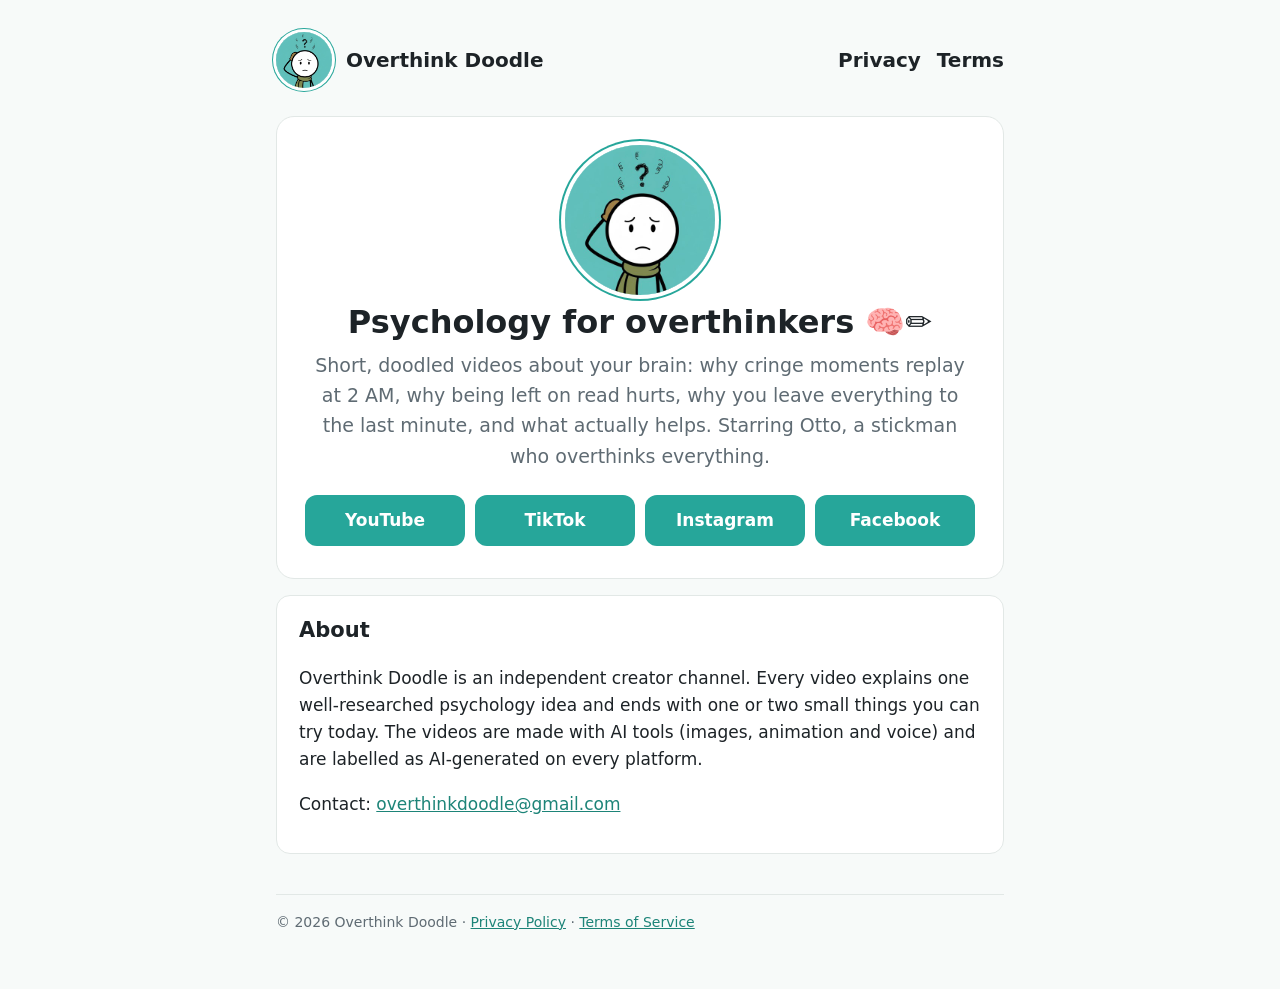
<file: index.html>
<!doctype html>
<html lang="en">
<head>
<meta charset="utf-8">
<meta name="viewport" content="width=device-width,initial-scale=1">
<title>Overthink Doodle</title>
<meta name="description" content="Overthink Doodle: 60-second doodled psychology explainers for overthinkers, starring Otto the stickman.">
<link rel="icon" href="favicon.png">
<link rel="stylesheet" href="style.css">
</head>
<body>
<main>
<header class="site"><img src="logo.jpg" alt=""><a href="./">Overthink Doodle</a>
<nav><a href="privacy.html">Privacy</a><a href="terms.html">Terms</a></nav></header>

<section class="hero">
<img src="logo.jpg" alt="Otto, the Overthink Doodle stickman">
<h1>Psychology for overthinkers 🧠✏️</h1>
<p class="lead">Short, doodled videos about your brain: why cringe moments replay at 2 AM, why being left on read hurts,
why you leave everything to the last minute, and what actually helps. Starring Otto, a stickman who overthinks everything.</p>
<div class="links">
<a href="https://www.youtube.com/@overthinkdoodle">YouTube</a>
<a href="https://www.tiktok.com/@overthinkdoodle">TikTok</a>
<a href="https://www.instagram.com/overthinkdoodle/">Instagram</a>
<a href="https://www.facebook.com/profile.php?id=61596578172642">Facebook</a>
</div>
</section>

<div class="card">
<h2 style="margin-top:0">About</h2>
<p>Overthink Doodle is an independent creator channel. Every video explains one well-researched psychology idea and ends with
one or two small things you can try today. The videos are made with AI tools (images, animation and voice) and are labelled
as AI-generated on every platform.</p>
<p>Contact: <a href="mailto:overthinkdoodle@gmail.com">overthinkdoodle@gmail.com</a></p>
</div>

<footer>© 2026 Overthink Doodle · <a href="privacy.html">Privacy Policy</a> · <a href="terms.html">Terms of Service</a></footer>
</main>
</body>
</html>
</file>
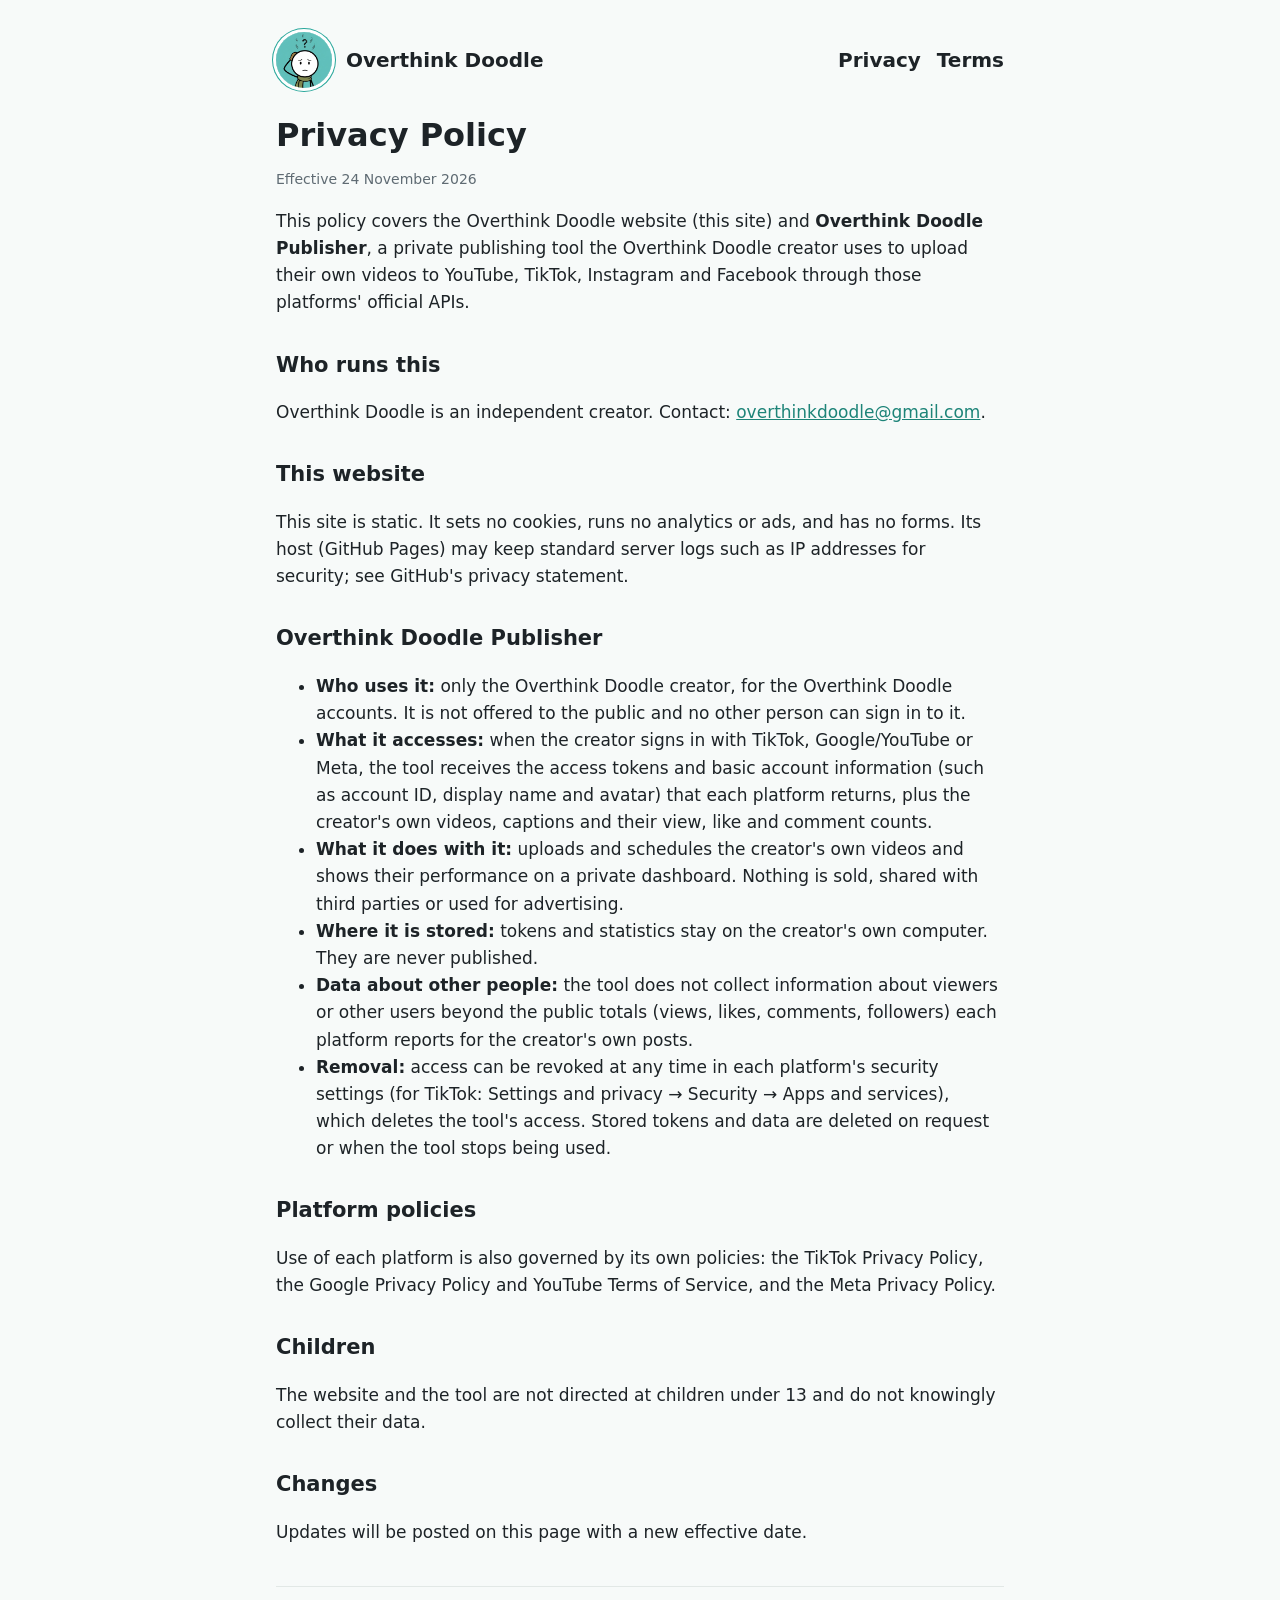
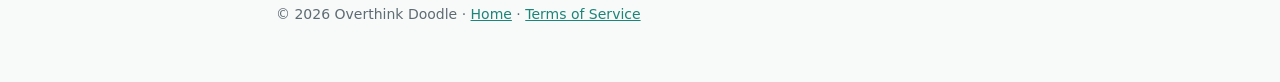
<file: privacy.html>
<!doctype html>
<html lang="en">
<head>
<meta charset="utf-8">
<meta name="viewport" content="width=device-width,initial-scale=1">
<title>Privacy Policy · Overthink Doodle</title>
<link rel="icon" href="favicon.png">
<link rel="stylesheet" href="style.css">
</head>
<body>
<main>
<header class="site"><img src="logo.jpg" alt=""><a href="./">Overthink Doodle</a>
<nav><a href="privacy.html">Privacy</a><a href="terms.html">Terms</a></nav></header>

<h1>Privacy Policy</h1>
<p class="muted">Effective 24 November 2026</p>

<p>This policy covers the Overthink Doodle website (this site) and <b>Overthink Doodle Publisher</b>, a private publishing tool
the Overthink Doodle creator uses to upload their own videos to YouTube, TikTok, Instagram and Facebook through those
platforms' official APIs.</p>

<h2>Who runs this</h2>
<p>Overthink Doodle is an independent creator. Contact: <a href="mailto:overthinkdoodle@gmail.com">overthinkdoodle@gmail.com</a>.</p>

<h2>This website</h2>
<p>This site is static. It sets no cookies, runs no analytics or ads, and has no forms. Its host (GitHub Pages) may keep
standard server logs such as IP addresses for security; see GitHub's privacy statement.</p>

<h2>Overthink Doodle Publisher</h2>
<ul>
<li><b>Who uses it:</b> only the Overthink Doodle creator, for the Overthink Doodle accounts. It is not offered to the public and
no other person can sign in to it.</li>
<li><b>What it accesses:</b> when the creator signs in with TikTok, Google/YouTube or Meta, the tool receives the access tokens
and basic account information (such as account ID, display name and avatar) that each platform returns, plus the creator's
own videos, captions and their view, like and comment counts.</li>
<li><b>What it does with it:</b> uploads and schedules the creator's own videos and shows their performance on a private
dashboard. Nothing is sold, shared with third parties or used for advertising.</li>
<li><b>Where it is stored:</b> tokens and statistics stay on the creator's own computer. They are never published.</li>
<li><b>Data about other people:</b> the tool does not collect information about viewers or other users beyond the public
totals (views, likes, comments, followers) each platform reports for the creator's own posts.</li>
<li><b>Removal:</b> access can be revoked at any time in each platform's security settings (for TikTok: Settings and
privacy → Security → Apps and services), which deletes the tool's access. Stored tokens and data are deleted on request or
when the tool stops being used.</li>
</ul>

<h2>Platform policies</h2>
<p>Use of each platform is also governed by its own policies: the TikTok Privacy Policy, the Google Privacy Policy and YouTube
Terms of Service, and the Meta Privacy Policy.</p>

<h2>Children</h2>
<p>The website and the tool are not directed at children under 13 and do not knowingly collect their data.</p>

<h2>Changes</h2>
<p>Updates will be posted on this page with a new effective date.</p>

<footer>© 2026 Overthink Doodle · <a href="./">Home</a> · <a href="terms.html">Terms of Service</a></footer>
</main>
</body>
</html>
</file>
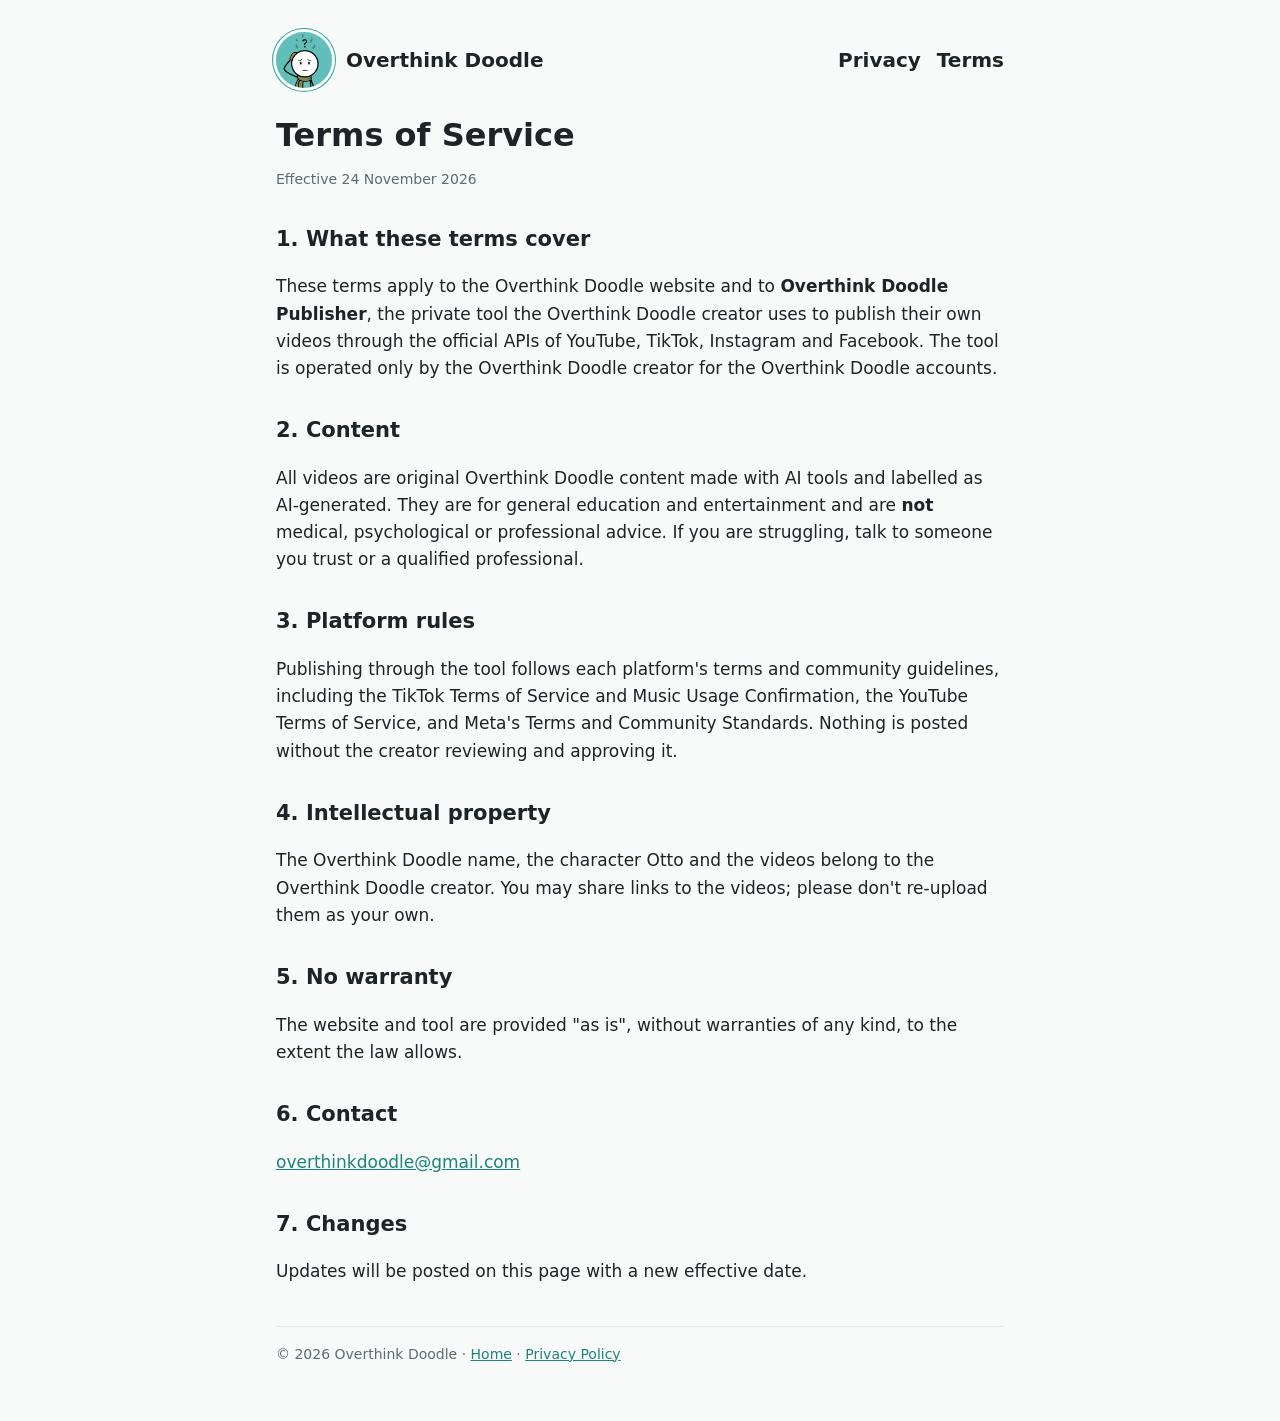
<file: terms.html>
<!doctype html>
<html lang="en">
<head>
<meta charset="utf-8">
<meta name="viewport" content="width=device-width,initial-scale=1">
<title>Terms of Service · Overthink Doodle</title>
<link rel="icon" href="favicon.png">
<link rel="stylesheet" href="style.css">
</head>
<body>
<main>
<header class="site"><img src="logo.jpg" alt=""><a href="./">Overthink Doodle</a>
<nav><a href="privacy.html">Privacy</a><a href="terms.html">Terms</a></nav></header>

<h1>Terms of Service</h1>
<p class="muted">Effective 24 November 2026</p>

<h2>1. What these terms cover</h2>
<p>These terms apply to the Overthink Doodle website and to <b>Overthink Doodle Publisher</b>, the private tool the
Overthink Doodle creator uses to publish their own videos through the official APIs of YouTube, TikTok, Instagram and
Facebook. The tool is operated only by the Overthink Doodle creator for the Overthink Doodle accounts.</p>

<h2>2. Content</h2>
<p>All videos are original Overthink Doodle content made with AI tools and labelled as AI-generated. They are for general
education and entertainment and are <b>not</b> medical, psychological or professional advice. If you are struggling, talk to
someone you trust or a qualified professional.</p>

<h2>3. Platform rules</h2>
<p>Publishing through the tool follows each platform's terms and community guidelines, including the TikTok Terms of Service
and Music Usage Confirmation, the YouTube Terms of Service, and Meta's Terms and Community Standards. Nothing is posted
without the creator reviewing and approving it.</p>

<h2>4. Intellectual property</h2>
<p>The Overthink Doodle name, the character Otto and the videos belong to the Overthink Doodle creator. You may share links to
the videos; please don't re-upload them as your own.</p>

<h2>5. No warranty</h2>
<p>The website and tool are provided "as is", without warranties of any kind, to the extent the law allows.</p>

<h2>6. Contact</h2>
<p><a href="mailto:overthinkdoodle@gmail.com">overthinkdoodle@gmail.com</a></p>

<h2>7. Changes</h2>
<p>Updates will be posted on this page with a new effective date.</p>

<footer>© 2026 Overthink Doodle · <a href="./">Home</a> · <a href="privacy.html">Privacy Policy</a></footer>
</main>
</body>
</html>
</file>
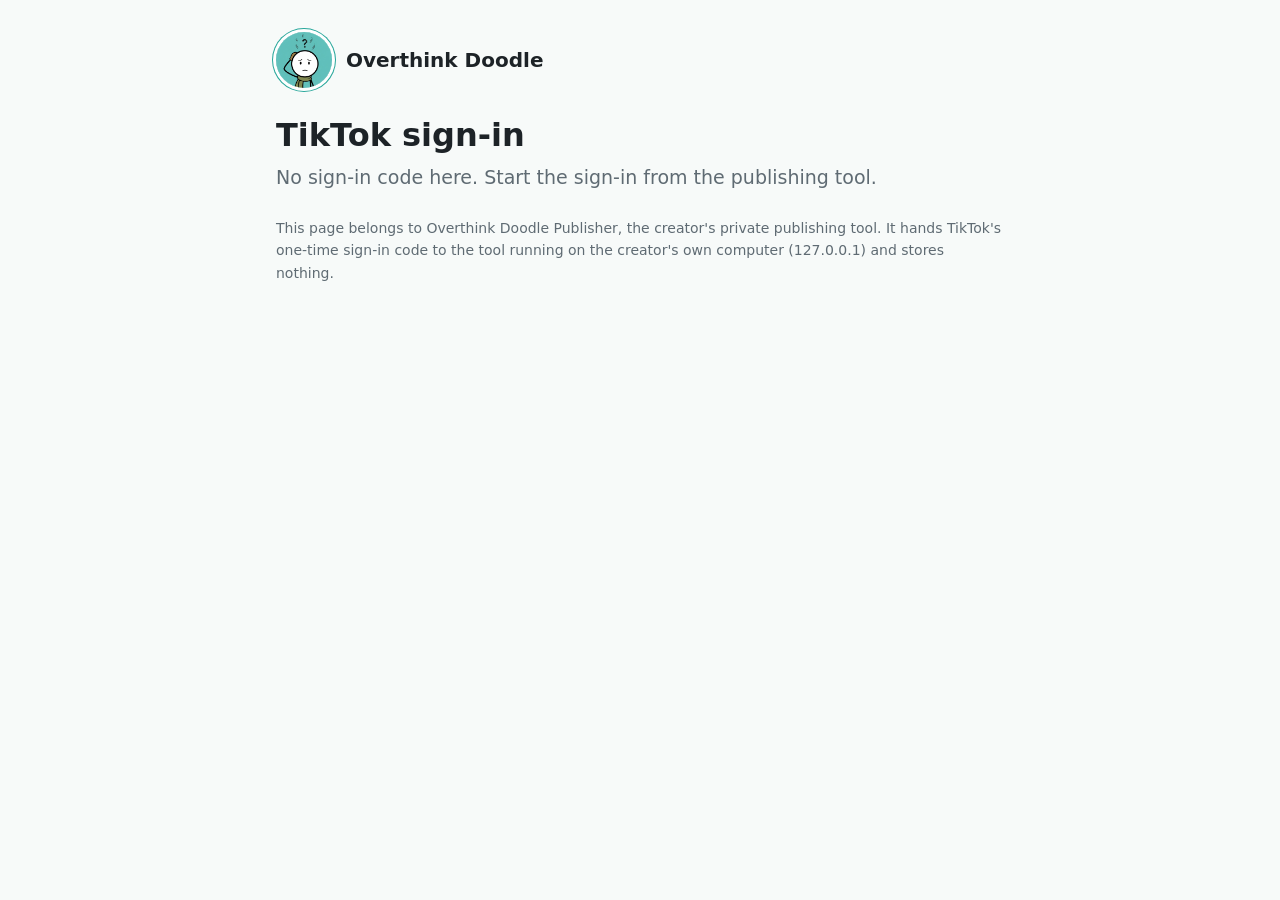
<file: tiktok/callback.html>
<!doctype html>
<html lang="en">
<head>
<meta charset="utf-8">
<meta name="viewport" content="width=device-width,initial-scale=1">
<meta name="referrer" content="no-referrer">
<title>TikTok sign-in · Overthink Doodle</title>
<link rel="icon" href="../favicon.png">
<link rel="stylesheet" href="../style.css">
</head>
<body>
<main>
<header class="site"><img src="../logo.jpg" alt=""><a href="../">Overthink Doodle</a></header>
<h1>TikTok sign-in</h1>
<p id="msg" class="lead">Finishing sign-in…</p>
<p class="muted">This page belongs to Overthink Doodle Publisher, the creator's private publishing tool. It hands TikTok's
one-time sign-in code to the tool running on the creator's own computer (127.0.0.1) and stores nothing.</p>
<script>
(function () {
  var q = new URLSearchParams(location.search), msg = document.getElementById('msg');
  if (q.get('error')) { msg.textContent = 'TikTok said: ' + (q.get('error_description') || q.get('error')); return; }
  if (!q.get('code')) { msg.textContent = 'No sign-in code here. Start the sign-in from the publishing tool.'; return; }
  // the local tool (python3 -m reel.tiktok auth) listens on this Mac only
  location.replace('http://127.0.0.1:8771/tiktok/callback' + location.search);
})();
</script>
</main>
</body>
</html>
</file>
<file: style.css>
:root{--bg:#f7faf9;--card:#fff;--fg:#1d2327;--mut:#5f6b73;--line:#e2e8e6;--acc:#26A69A;--acc2:#1d8478}
@media (prefers-color-scheme:dark){:root{--bg:#101615;--card:#18201f;--fg:#e9efed;--mut:#9fb0ab;--line:#26312f;--acc:#3cc2b4;--acc2:#5fd6c9}}
*{box-sizing:border-box}html{-webkit-text-size-adjust:100%}
body{margin:0;background:var(--bg);color:var(--fg);font:17px/1.6 -apple-system,BlinkMacSystemFont,"Segoe UI",system-ui,sans-serif}
main{max-width:760px;margin:0 auto;padding:32px 16px 56px}
a{color:var(--acc2)}a:hover{color:var(--acc)}
header.site{display:flex;align-items:center;gap:8px 14px;margin-bottom:28px;flex-wrap:wrap}
header.site img{width:56px;height:56px;border-radius:50%;box-shadow:0 0 0 3px var(--card),0 0 0 4px var(--acc)}
header.site a{text-decoration:none;color:var(--fg);font-weight:700;font-size:20px}
nav{margin-left:auto;display:flex;gap:16px;font-size:15px}nav a{text-decoration:none}
h1{font-size:32px;line-height:1.2;margin:0 0 8px}h2{font-size:21px;margin:32px 0 8px}
.lead{font-size:19px;color:var(--mut);margin:0 0 24px}
.hero{background:var(--card);border:1px solid var(--line);border-radius:18px;padding:28px;text-align:center}
.hero img{width:150px;height:150px;border-radius:50%;box-shadow:0 0 0 4px var(--card),0 0 0 6px var(--acc)}
.links{display:grid;grid-template-columns:repeat(auto-fit,minmax(150px,1fr));gap:10px;margin:22px 0 4px}
.links a{display:block;background:var(--acc);color:#fff;text-decoration:none;border-radius:12px;padding:12px;font-weight:600}
.links a:hover{background:var(--acc2);color:#fff}
.card{background:var(--card);border:1px solid var(--line);border-radius:14px;padding:18px 22px;margin:16px 0}
.muted{color:var(--mut);font-size:14px}
footer{margin-top:40px;padding-top:16px;border-top:1px solid var(--line);font-size:14px;color:var(--mut)}
code{background:var(--line);padding:2px 6px;border-radius:6px;font-size:15px;word-break:break-all}
@media (max-width:520px){nav{gap:10px;font-size:14px}h1{font-size:26px}}
</file>
